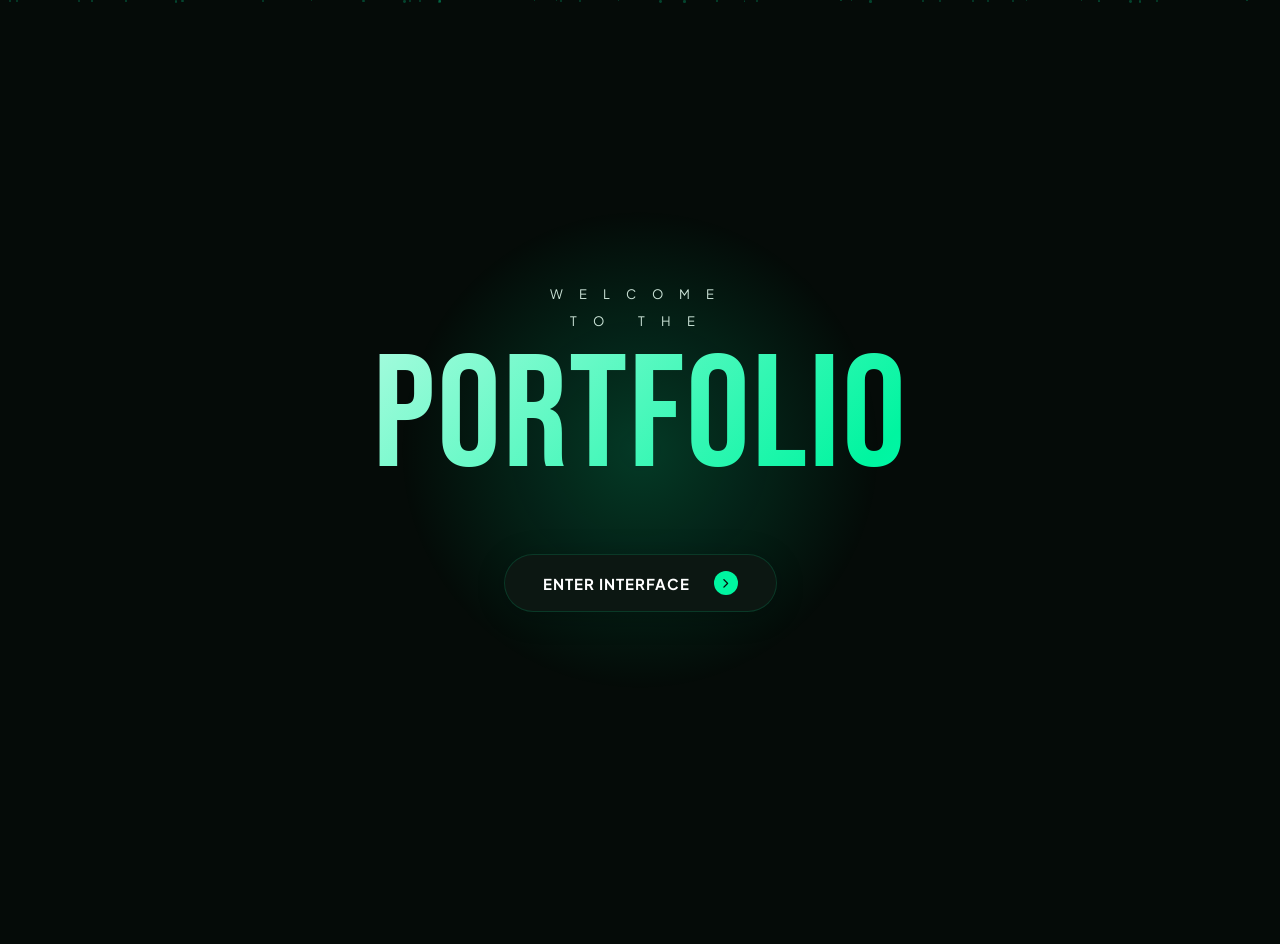
<file: index.html>
<!DOCTYPE html>
<html lang="en" data-theme="dark">
<head>
  <meta charset="UTF-8" />
  <meta name="viewport" content="width=device-width, initial-scale=1.0" />
  <title>Welcome | Ibrahim Anas</title>
  
  <link rel="preconnect" href="https://fonts.googleapis.com" />
  <link rel="preconnect" href="https://fonts.gstatic.com" crossorigin />
  <link href="https://fonts.googleapis.com/css2?family=Bebas+Neue&family=Plus+Jakarta+Sans:wght@300;400;700;800&family=DM+Mono&display=swap" rel="stylesheet" />
  <link rel="stylesheet" href="welcome.css" />
  <link rel="stylesheet" href="https://cdnjs.cloudflare.com/ajax/libs/font-awesome/6.4.0/css/all.min.css">
</head>
<body>

  <div class="loading-overlay" id="loadingOverlay">
    <div class="loader-spinner"></div>
    <span class="loading-text mono">Initializing Interface Systems...</span>
  </div>

  <div class="welcome-glow-field" id="welcomeGlow"></div>
  <div class="ambient-particles" id="particleCanvas"></div>

  <main class="welcome-container" id="welcomeContainer">
    <div class="welcome-centerpiece">
      <h1 class="welcome-title">
        <span class="line-small animate-drop-slow">WELCOME</span>
        <span class="line-small animate-drop-slow">TO THE</span>
        <span class="line-large gradient-mint animate-drop-slow-delayed">PORTFOLIO</span>
      </h1>
      
      <div class="action-frame animate-popup-slow">
        <a href="#" class="enter-btn" id="enterBtn">
          <span class="btn-text">Enter Interface</span>
          <span class="btn-arrow"><i class="fas fa-chevron-right"></i></span>
        </a>
      </div>
    </div>
  </main>

  <script src="welcome.js"></script>
</body>
</html>
</file>
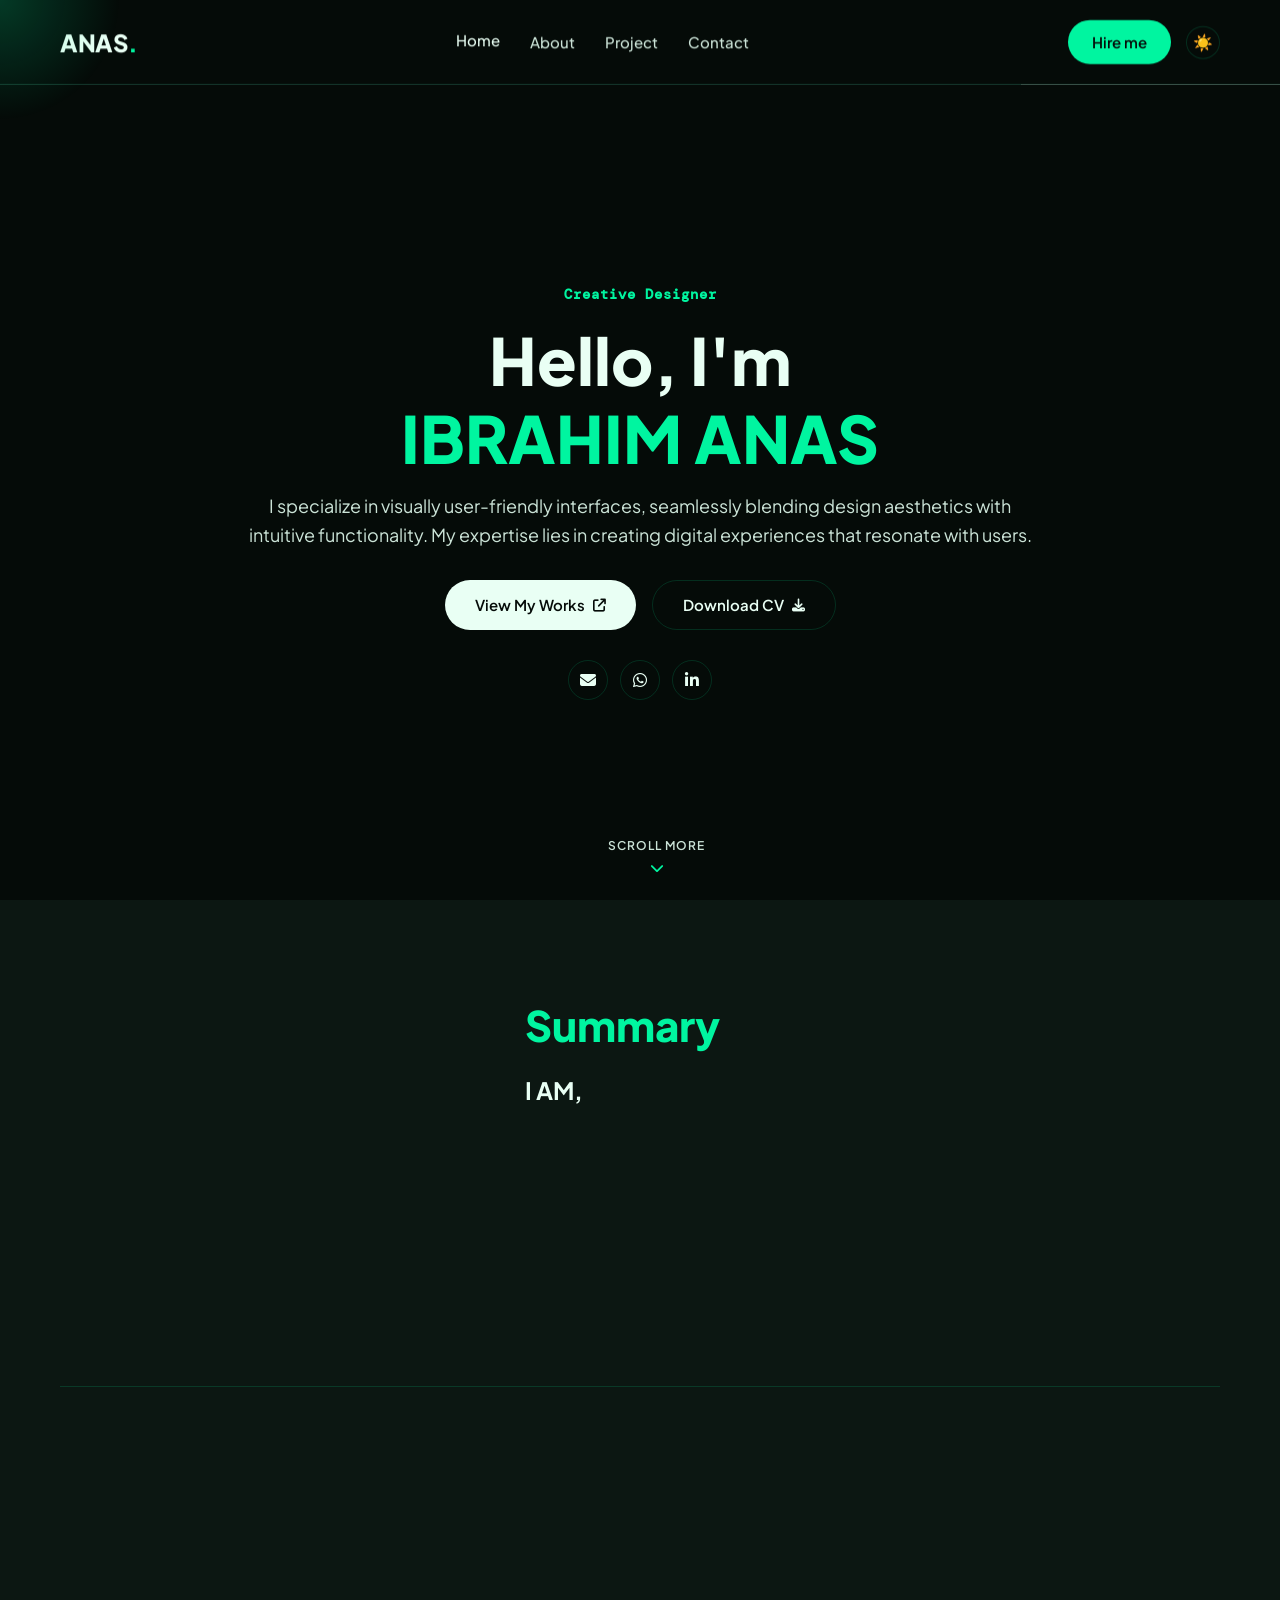
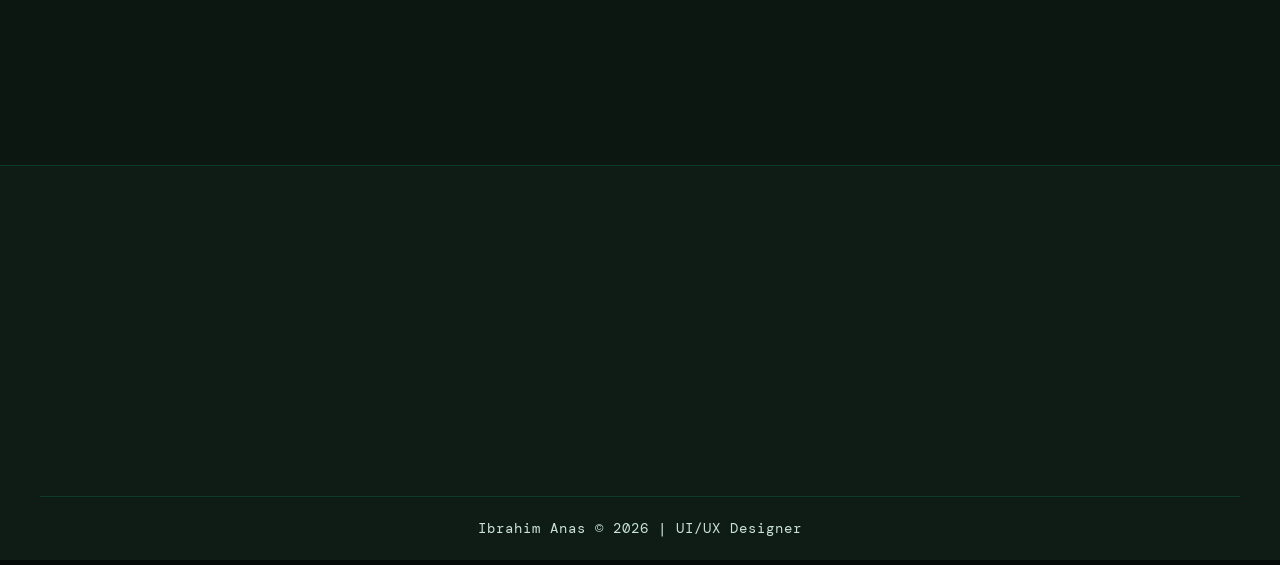
<file: index1.html>
<!DOCTYPE html>
<html lang="en" data-theme="dark">
<head>
  <meta charset="UTF-8" />
  <meta name="viewport" content="width=device-width, initial-scale=1.0" />
  <title>Ibrahim Anas | UI/UX Designer & Web Developer</title>
  
  <link rel="preconnect" href="https://fonts.googleapis.com" />
  <link rel="preconnect" href="https://fonts.gstatic.com" crossorigin />
  <link href="https://fonts.googleapis.com/css2?family=Plus+Jakarta+Sans:wght@400;500;600;700;800&family=DM+Mono&display=swap" rel="stylesheet" />
  <link rel="stylesheet" href="style.css" />
  <link rel="stylesheet" href="https://cdnjs.cloudflare.com/ajax/libs/font-awesome/6.4.0/css/all.min.css">
</head>
<body>

  <div class="neon-glow-field" id="neonGlowField"></div>

  <header class="header-main page-entry-node" data-anim="drop-down" id="navbar">
    <nav class="container nav-inner">
      <div class="logo">ANAS<span class="dot">.</span></div>
      
      <ul class="nav-links" id="navLinks">
        <li><a href="#hero" class="nav-item active">Home</a></li>
        <li><a href="#about" class="nav-item">About</a></li>
        <li><a href="#work" class="nav-item">Project</a></li>
        <li><a href="#contact" class="nav-item">Contact</a></li>
      </ul>

      <div class="nav-right-actions">
        <a href="#contact" class="hire-btn nav-item">Hire me</a>
        <button id="themeToggle" class="theme-btn" aria-label="Toggle Theme">
          <span class="mode-icon">☀️</span>
        </button>
        <button class="hamburger" id="menuToggle" aria-label="Toggle Menu">
          <span></span><span></span><span></span>
        </button>
      </div>
    </nav>
  </header>

  <main class="sections-wrapper">

    <!-- HERO SECTION -->
    <section class="hero" id="hero">
      <div class="container hero-grid-single">
        <div class="hero-content">
          <div class="hero-eyebrow anim-target page-entry-node" data-anim="pop-up">
            <span class="mono">Creative Designer</span>
          </div>
          
          <h1 class="hero-title anim-target page-entry-node" data-anim="slide-left">
            Hello, I'm <br> <span class="accent-name">IBRAHIM ANAS</span>
          </h1>

          <p class="hero-sub anim-target page-entry-node" data-anim="slide-right">
            I specialize in visually user-friendly interfaces, seamlessly blending design aesthetics with intuitive functionality. My expertise lies in creating digital experiences that resonate with users.
          </p>
          
          <div class="hero-actions anim-target page-entry-node" data-anim="pop-up">
            <a href="#work" class="btn btn-primary nav-item loop-float">
              <span>View My Works</span>
              <i class="fas fa-arrow-up-right-from-square"></i>
            </a>
            <a href="RESUME.pdf" class="btn btn-ghost loop-float">
              <span>Download CV</span>
              <i class="fas fa-download"></i>
            </a>
          </div>
          
          <div class="social-row anim-target page-entry-node" data-anim="drop-down">
            <a href="mailto:anas07860313@gmail.com" class="social-icon" aria-label="Gmail"><i class="fas fa-envelope"></i></a>
            <a href="https://wa.me/message/R7E34N7U3DTII1" target="_blank" class="social-icon" aria-label="WhatsApp"><i class="fab fa-whatsapp"></i></a>
            <a href="https://linkedin.com/in/ibrahim-anas" target="_blank" class="social-icon" aria-label="LinkedIn"><i class="fab fa-linkedin-in"></i></a>
          </div>
        </div>
      </div>

      <div class="scroll-indicator-container anim-target" id="scrollIndicator">
        <span class="scroll-lbl-text">Scroll More</span>
        <i class="fas fa-chevron-down scroll-arrow-icon"></i>
      </div>
    </section>

    <!-- ABOUT SECTION -->
    <section class="section section-alt" id="about">
      <div class="container">
        <div class="about-grid">
          <div class="about-visual initial-morph-focus anim-target">
            <div class="avatar-frame">
              <div class="avatar"></div>
            </div>
          </div>
          
          <div class="about-content">
            <div class="about-title-inline">
              <h2 class="hero-title anim-target page-entry-node" style="font-size: 42px; color: var(--primary); margin-bottom: 1px;">Summary</h2>
            </div>
            <h1 style="color: var(--text-main);">I AM,</h1>
            
            <div class="typing-container large-typing-header anim-target">
              <span id="typingTarget" class="typing-text gradient-text"></span>
              <span class="typing-cursor">|</span>
            </div>

            <p class="about-summary-paragraph anim-target">
              I am a passionate UI/UX Designer and Web Developer dedicated to crafting visually appealing and user-friendly digital experiences. With a keen eye for design aesthetics and a strong understanding of user behavior, I specialize in creating interfaces that seamlessly blend form and function. My goal is to deliver innovative solutions that enhance user engagement and satisfaction across various platforms.
            </p>
          </div>
        </div>

        <div class="about-extended-meta">
          <div class="meta-layout-column">
            <div class="info-column anim-target">
              <h3 class="info-col-heading"><i class="fas fa-graduation-cap col-vector"></i><span>Education</span></h3>
              <div class="timeline-block">
                <div class="timeline-item interactive-hover">
                  <span class="timeline-date mono">2023 - 2026</span>
                  <h4>Bachelor of Computer Application (BCA)</h4>
                  <p>Alvas Educational Foundation, Mangalore University</p>
                </div>
              </div>
            </div>

            <div class="info-column anim-target" style="margin-top: 40px;">
              <h3 class="info-col-heading"><i class="fas fa-briefcase col-vector"></i><span>Experience</span></h3>
              <div class="timeline-block">
                <div class="timeline-item interactive-hover">
                  <span class="timeline-date mono">Internship</span>
                  <h4>Web Designer</h4>
                  <p><strong>Zephyr Technology Pvt. Ltd.</strong> — HTML5 & CSS3 layouts.</p>
                </div>
                <div class="timeline-item interactive-hover">
                  <span class="timeline-date mono">Internship</span>
                  <h4>UI/UX Designer</h4>
                  <p><strong>Zephyr Technology Pvt. Ltd.</strong> — UI/UX design & prototyping </p>
                </div>
              </div>
            </div>
          </div>

          <div class="meta-layout-column">
            <div class="info-column side-certifications anim-target">
              <h3 class="info-col-heading"><i class="fas fa-award col-vector"></i><span>Certifications</span></h3>
              <div class="modern-cert-card interactive-hover">
                <div class="cert-item">
                  <div class="cert-badge-icon"><i class="fas fa-certificate"></i></div>
                  <div class="cert-details">
                    <h4>Certified UI-UX Designer</h4>
                    <p class="mono">Zephyr Technology Pvt. Ltd.</p>
                  </div>
                </div>
                <div class="cert-item" style="margin-top: 15px;">
                  <div class="cert-badge-icon"><i class="fas fa-certificate"></i></div>
                  <div class="cert-details">
                    <h4>Certified Full-Stack Web Designer</h4>
                    <p class="mono">Zephyr Technology Pvt. Ltd.</p>
                  </div>
                </div>
              </div>
            </div>

            <div class="info-column anim-target" style="margin-top: 40px;">
              <h3 class="info-col-heading"><i class="fas fa-screwdriver-wrench col-vector"></i><span>Tools & Soft Skills</span></h3>
              <div class="tools-matrix-grid-3x3">
                <div class="matrix-card-node interactive-hover">
                  <div class="matrix-asset-wrapper"><img src="html.png" alt="HTML5" class="matrix-fluid-img"></div>
                  <span class="matrix-label">HTML5</span>
                </div>
                <div class="matrix-card-node interactive-hover">
                  <div class="matrix-asset-wrapper"><img src="css.png" alt="CSS3" class="matrix-fluid-img"></div>
                  <span class="matrix-label">CSS3</span>
                </div>
                <div class="matrix-card-node interactive-hover">
                  <div class="matrix-asset-wrapper"><img src="figma.png" alt="Figma" class="matrix-fluid-img"></div>
                  <span class="matrix-label">Figma</span>
                </div>
                <div class="matrix-card-node interactive-hover">
                  <div class="matrix-asset-wrapper"><img src="illustrator.png" alt="Illustrator" class="matrix-fluid-img"></div>
                  <span class="matrix-label">Illustrator</span>
                </div>
                <div class="matrix-card-node interactive-hover">
                  <div class="matrix-asset-wrapper"><img src="photoshop.png" alt="Photoshop" class="matrix-fluid-img"></div>
                  <span class="matrix-label">Photoshop</span>
                </div>
                <div class="matrix-card-node interactive-hover">
                  <div class="matrix-asset-wrapper"><img src="canva.png" alt="Canva" class="matrix-fluid-img"></div>
                  <span class="matrix-label">Canva</span>
                </div>
              </div>
            </div>
          </div>
        </div>
      </div>
    </section>

    <!-- WORKS SECTION (CLEAN INTRODUCTORY PORTAL) -->
    <section class="section" id="work">
      <div class="container">
        <div class="works-intro-wrapper center anim-target" style="max-width: 700px; margin: 0 auto;">
          <div class="works-visual-icon" style="font-size: 50px; color: var(--primary); margin-bottom: 20px;">
            <i class="fas fa-cubes"></i>
          </div>
          <h2 class="section-title" style="font-size: 44px; margin-bottom: 15px;">Project Showcase</h2>
          <p class="section-subtitle" style="font-size: 16px; margin-bottom: 35px; line-height: 1.7;">
            Check out some of my recent projects and see how I bring ideas to life through designs.
          </p>
          
          <div class="view-more-container">
            <a href="project.html" class="btn btn-primary loop-float" style="padding: 16px 40px; border-radius: 30px; font-size: 16px;">
              <span>View Work</span>
              <i class="fas fa-rocket" style="margin-left: 10px;"></i>
            </a>
          </div>
        </div>
      </div>
    </section>

    <!-- CONTACT SECTION -->
    <section class="section section-alt" id="contact">
      <div class="container">
        <div class="contact-top-heading anim-target">
          <h2 class="hero-title" style="color: var(--primary); font-size: 46px; margin-bottom: 40px; text-align: left;">
            <i class="far fa-comments" style="margin-right: 15px;"></i>Let's Talk
          </h2>
        </div>

        <div class="container contact-grid">
          <div class="contact-left anim-target">
            <h2 class="contact-title">Let's Build Something Amazing!</h2>
            <p class="contact-desc" style="color: var(--text-muted); margin-top: 15px; font-size: 12px; margin-bottom: 30px;">
              I am always open to discussing new projects, creative ideas, or opportunities to be part of your visions. Whether you have a specific project in mind or just want to say hello, feel free to reach out. Let's connect and explore how we can create something amazing together!
            </p>
            
            <div class="contact-sidebar-info">
              <div class="sidebar-info-item">
                <i class="fas fa-envelope"></i>
                <div>
                  <span>Email</span>
                  <p>anas07860313@gmail.com</p>
                </div>
              </div>
              <div class="sidebar-info-item">
                <i class="fas fa-map-marker-alt"></i>
                <div>
                  <span>Location</span>
                  <p>Manjeshwar, Kerala, India</p>
                </div>
              </div>
            </div>
          </div>
          <div class="contact-right anim-target">
            <form class="contact-form inputs-professional-style" id="portfolioContactForm" action="https://formspree.io/f/xrewzadz" method="POST">
              <div class="input-group">
                <label for="formName">Full Name</label>
                <input type="text" id="formName" name="name" placeholder="" required />
              </div>
              <div class="input-group">
                <label for="formEmail">Gmail</label>
                <input type="email" id="formEmail" name="email" placeholder="" required />
              </div>
              <div class="input-group">
                <label for="formMessage">Message</label>
                <textarea id="formMessage" name="message" rows="5" placeholder="" required></textarea>
              </div>
              <div class="form-btn-row">
                <button type="submit" class="btn btn-submit-pro" id="formSubmitBtn"><span class="btn-text">Send Message</span><i class="fas fa-paper-plane" style="margin-left: 10px;"></i></button>
              </div>
              <div id="formStatusMessage"></div>
            </form>
          </div>
        </div>
      </div>
    </section>

  </main>

  <!-- FOOTER -->
  <footer class="footer">
    <div class="container footer-grid-layout">
      <div class="footer-brand-column anim-target">
        <div class="logo">ANAS<span class="dot">.</span></div>
        <p class="footer-brand-desc">
        let's connect and explore the possibilities of creating
        <br> something extraordinary together. Reach out to me via
        <br> email, social media, or the contact form above.
        <br> I look forward to collaborating with you!
        </p>
        
        <div class="footer-social-row multi-line-icons">
          <a href="https://wa.me/message/R7E34N7U3DTII1" target="_blank" class="social-icon" aria-label="WhatsApp"><i class="fab fa-whatsapp"></i></a>
          <a href="https://linkedin.com/in/ibrahim-anas" target="_blank" class="social-icon" aria-label="LinkedIn"><i class="fab fa-linkedin-in"></i></a>
          <a href="https://instagram.com/mr.4naaz" target="_blank" class="social-icon" aria-label="Instagram"><i class="fab fa-instagram"></i></a>
          <a href="https://www.behance.net/anasthalakki1" target="_blank" class="social-icon" aria-label="Behance"><i class="fab fa-behance"></i></a>
          <a href="https://dribbble.com/anas-thalakki" target="_blank" class="social-icon" aria-label="Dribbble"><i class="fab fa-dribbble"></i></a>
          <a href="https://github.com/Ibra-anax" target="_blank" class="social-icon" aria-label="GitHub"><i class="fab fa-github"></i></a>
        </div>
      </div>
      
      <div class="footer-links-column anim-target">
        <h4 class="footer-col-title mono">Navigation</h4>
        <ul class="footer-links-list">
          <li><a href="#hero" class="nav-item">Home Index</a></li>
          <li><a href="#about" class="nav-item">About Summary</a></li>
          <li><a href="#work" class="nav-item">Case Studies</a></li>
        </ul>
      </div>

      <div class="footer-links-column anim-target">
        <h4 class="footer-col-title mono">System Endpoints</h4>
        <ul class="footer-links-list">
          <li><a href="mailto:anas07860313@gmail.com">Secure Email Channel</a></li>
          <li><a href="#contact" class="nav-item">Initiate Contact Intake</a></li>
        </ul>
      </div>
    </div>
    
    <div class="container footer-base-row">
      <p class="mono">Ibrahim Anas &copy; 2026 | UI/UX Designer</p>
    </div>
  </footer>

  <!-- Floating Scroll Up Button Trigger Node -->
  <button class="scroll-top-btn" id="scrollTopBtn" aria-label="Scroll to top">
    <i class="fas fa-chevron-up"></i>
  </button>

  <script src="script.js"></script>
</body>
</html>
</file>
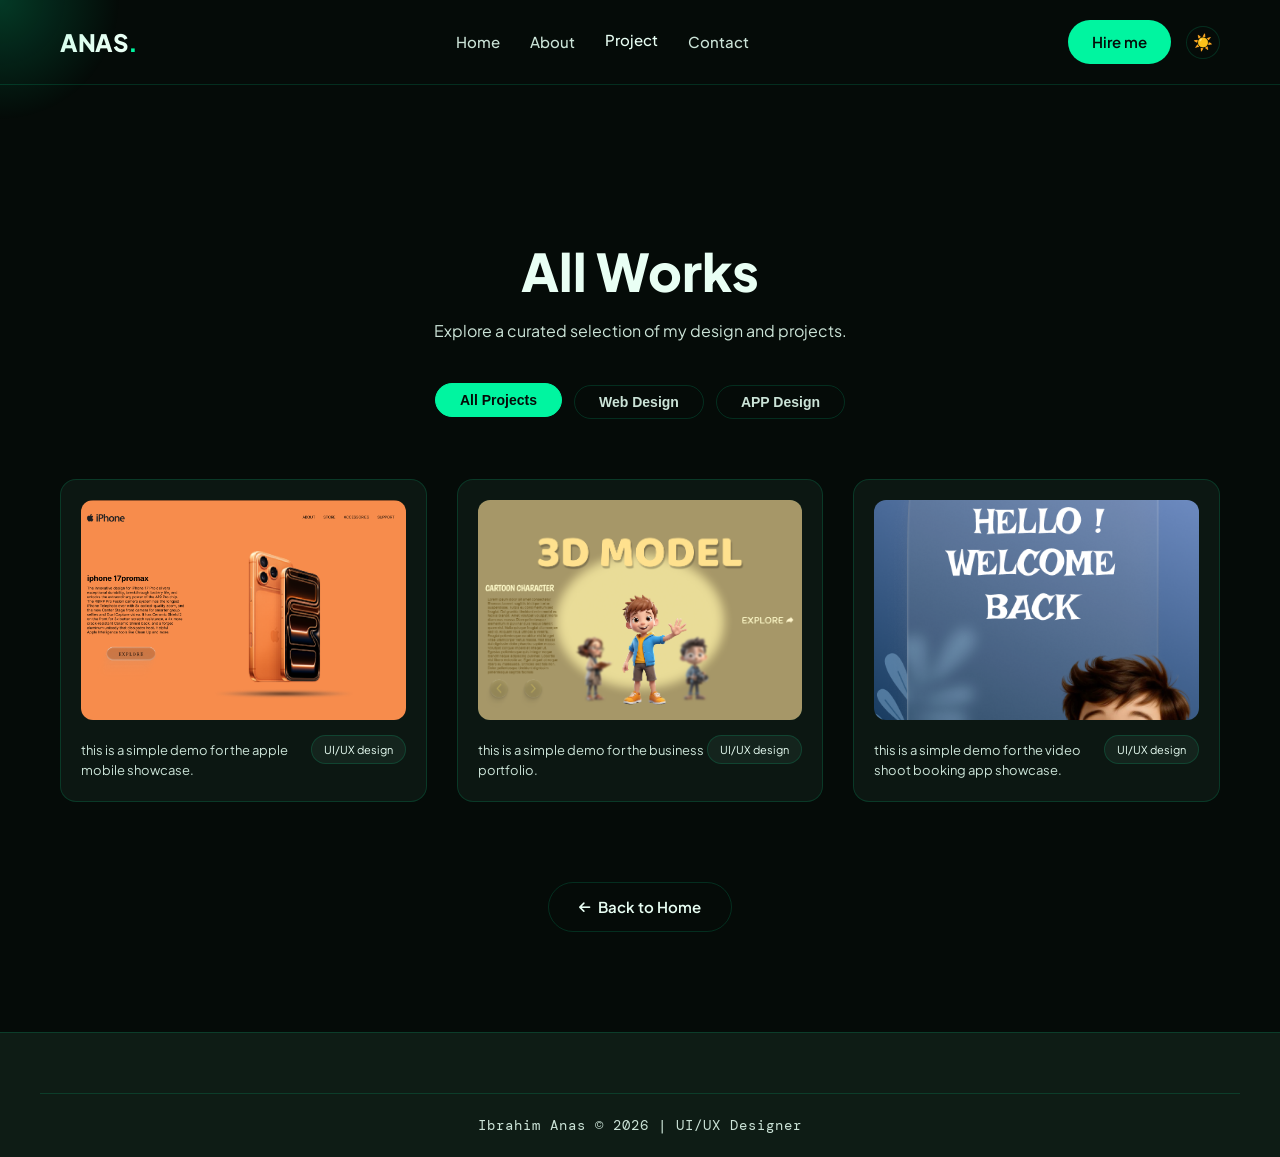
<file: project.html>
<!DOCTYPE html>
<html lang="en" data-theme="dark">
<head>
  <meta charset="UTF-8" />
  <meta name="viewport" content="width=device-width, initial-scale=1.0" />
  <title>My All Work | Ibrahim Anas</title>
  
  <link rel="preconnect" href="https://fonts.googleapis.com" />
  <link rel="preconnect" href="https://fonts.gstatic.com" crossorigin />
  <link href="https://fonts.googleapis.com/css2?family=Plus+Jakarta+Sans:wght@400;500;600;700;800&family=DM+Mono&display=swap" rel="stylesheet" />
  <link rel="stylesheet" href="style.css" />
  <link rel="stylesheet" href="https://cdnjs.cloudflare.com/ajax/libs/font-awesome/6.4.0/css/all.min.css">
</head>
<body>

  <div class="neon-glow-field" id="neonGlowField"></div>

  <header class="header-main trigger-entry" id="navbar">
    <nav class="container nav-inner">
      <div class="logo"><a href="index.html" style="color: inherit; text-decoration: none;">ANAS<span class="dot">.</span></a></div>
      <ul class="nav-links">
        <li><a href="index.html#hero">Home</a></li>
        <li><a href="index.html#about">About</a></li>
        <li><a href="index.html#work" class="active">Project</a></li>
        <li><a href="index.html#contact">Contact</a></li>
      </ul>
      <div class="nav-right-actions">
        <a href="index.html#contact" class="hire-btn">Hire me</a>
        <button id="themeToggle" class="theme-btn" aria-label="Toggle Theme">
          <span class="mode-icon">☀️</span>
        </button>
      </div>
    </nav>
  </header>

  <main class="sections-wrapper" style="padding-top: 140px;">
    <section class="section">
      <div class="container">
        
        <div class="section-header center">
          <h1 class="hero-title" style="font-size: 52px; margin-bottom: 15px; margin-top: 0px; padding: 0;">All Works</h1>
          <p class="section-subtitle" style="max-width: 650px; margin: 0 auto 40px; line-height: 1.7;">
            Explore a curated selection of my design and projects.
          </p>
        </div>

        <div class="filter-menu-wrapper center">
          <button class="filter-btn active" data-filter="all">All Projects</button>
          <button class="filter-btn" data-filter="web">Web Design</button>
          <button class="filter-btn" data-filter="app">APP Design</button>
        </div>

        <div class="works-marquee-container" style="margin-top: 40px;">
          <div class="all-works-grid-layout" id="portfolioFilterGrid">
            
            <a href="https://www.figma.com/proto/KLfVtEPPIJvNoI9o5UgbU3/Untitled?node-id=2-2&p=f&viewport=-78%2C116%2C0.33&t=NadvnH4oyhNAJBPH-1&scaling=scale-down&content-scaling=fixed&page-id=0%3A1" target="_blank" style="text-decoration: none; color: inherit;">
              <article class="project-card interactive-hover mix-target" data-category="web">
                <div class="project-banner bg-gradient-1">
                  <img src="01.png" alt="E-Commerce Interface Concept" style="width: 100%; height: 100%; object-fit: cover;" />
                  <div class="mock-ui-layer"></div>
                </div>
                <div class="project-meta">
                  <div class="project-details">
                    <h3></h3>
                    <p>this is a simple demo for the apple mobile showcase. </p>
                  </div>
                  <span class="project-tag-badge">UI/UX design</span>
                </div>
              </article>
            </a>

            <a href="https://www.figma.com/proto/mUqi6ixIy8TJGlqQU9lvTb?node-id=0-1" target="_blank" style="text-decoration: none; color: inherit;">
              <article class="project-card interactive-hover mix-target" data-category="web">
                <div class="project-banner bg-gradient-2">
                  <img src="02.png" alt="Corporate Business Portfolio" style="width: 100%; height: 100%; object-fit: cover;" />
                </div>
                <div class="project-meta">
                  <div class="project-details">
                    <h3></h3>
                    <p>this is a simple demo for the business portfolio.</p>
                  </div>
                  <span class="project-tag-badge">UI/UX design</span>
                </div>
              </article>
            </a>

            <a href="https://www.figma.com/proto/fad90QYt07AOMY4Oe6VYmd/Untitled?node-id=185-369&p=f&viewport=252%2C-141%2C0.15&t=c0DIc9EL7F2lEEze-1&scaling=scale-down&content-scaling=fixed&starting-point-node-id=185%3A365&page-id=185%3A364" target="_blank" style="text-decoration: none; color: inherit;">
              <article class="project-card interactive-hover mix-target" data-category="app">
                <div class="project-banner bg-gradient-3">
                  <img src="03.png" alt="Visual Identity Showcase" style="width: 100%; height: 100%; object-fit: cover;" />
                </div>
                <div class="project-meta">
                  <div class="project-details">
                    <h3></h3>
                    <p>this is a simple demo for the video shoot booking app showcase.</p>
                  </div>
                  <span class="project-tag-badge">UI/UX design</span>
                </div>
              </article>
            </a>

            <!-- <a href="" target="_blank" style="text-decoration: none; color: inherit;">
              <article class="project-card interactive-hover mix-target" data-category="ui-ux">
                <div class="project-banner bg-gradient-1">
                  <img src="04.png" alt="Food Delivery Interface" style="width: 100%; height: 100%; object-fit: cover;" />
                  <div class="mock-ui-layer"><i class="fas fa-pizza-slice"></i></div>
                </div>
                <div class="project-meta">
                  <div class="project-details">
                    <h3>Food Delivery Interface</h3>
                    <p>An optimized hyper-local mobile app prototype focused on seamless user flows, real-time tracking interfaces, and clean menus.</p>
                  </div>
                  <span class="project-tag-badge">UI/UX Mobile App</span>
                </div>
              </article>
            </a>

            <article class="project-card interactive-hover mix-target" data-category="web">
              <div class="project-banner bg-gradient-2">
                <div class="mock-ui-layer"><i class="fas fa-heartbeat"></i></div>
              </div>
              <div class="project-meta">
                <div class="project-details">
                  <h3>Medicare Web Platform</h3>
                  <p>A health management software dashboard featuring real-time telemetry panels.</p>
                </div>
                <span class="project-tag-badge">Web Design</span>
              </div>
            </article>

            <article class="project-card interactive-hover mix-target" data-category="branding">
              <div class="project-banner bg-gradient-3">
                <div class="mock-ui-layer"><i class="fas fa-video"></i></div>
              </div>
              <div class="project-meta">
                <div class="project-details">
                  <h3>Save The Date Video Branding</h3>
                  <p>Custom production posters, typography layout framing, and typography design sheets.</p>
                </div>
                <span class="project-tag-badge">Branding / Identity</span>
              </div>
            </article> -->

          </div>
        </div>

        <div class="center" style="margin-top: 60px;">
          <a href="index.html#work" class="btn btn-ghost"><i class="fas fa-arrow-left" style="margin-right: 8px; margin-left: 0;"></i> Back to Home</a>
        </div>

      </div>
    </section>
  </main>

  <footer class="footer">
    <div class="container footer-base-row">
      <p class="mono">Ibrahim Anas &copy; 2026 | UI/UX Designer</p>
    </div>
  </footer>

  <script src="script.js"></script>
</body>
</html>
</file>
<file: welcome.css>
/* ==========================================================================
   WELCOME PAGE — CYBER EMERALD / MINT THEME (AT CREATION ENGINE)
   ========================================================================== */

/* --- Dark Theme Variable Base Rules --- */
[data-theme="dark"] {
  --bg: #050B08;
  --surface: #0C1712;
  --surface-cards: #14241D;
  --footer-bg: #0e1c15; 
  --text-main: #FFFFFF;
  --text-muted: #CBE3D7;
  --primary: #00F5A0;
  --primary-hover: #00FFD8;
  --border-line: rgba(0, 245, 160, 0.15);
  --neon-color: rgba(0, 245, 160, 0.2);
  --input-bg: #0f1f17;
}

/* --- High-Contrast Balanced Light Theme Variable Map --- */
[data-theme="light"] {
  --bg: #e7fff3;
  --surface: #cdf0de;
  --surface-cards: #DCEDE5;
  --footer-bg: #e6f2ec; 
  --text-main: #062316;
  --text-muted: #1B4D36;
  --primary: #00A86B;
  --primary-hover: #008056;
  --border-line: rgba(0, 168, 107, 0.12);
  --neon-color: rgba(0, 168, 107, 0.06);
  --input-bg: #EFF7F4;
}

* {
  box-sizing: border-box;
  margin: 0;
  padding: 0;
}

body {
  font-family: 'Plus Jakarta Sans', sans-serif;
  background-color: var(--bg);
  color: var(--text-main);
  min-height: 100vh;
  display: flex;
  align-items: center;
  justify-content: center;
  overflow: hidden;
  position: relative;
  transition: background-color 0.4s ease, color 0.4s ease;
}

/* --- Premium Loading Overlay Design --- */
.loading-overlay {
  position: fixed;
  top: 0;
  left: 0;
  width: 100vw;
  height: 100vh;
  background-color: var(--bg);
  z-index: 99999;
  display: flex;
  flex-direction: column;
  align-items: center;
  justify-content: center;
  gap: 20px;
  opacity: 0;
  pointer-events: none;
  transition: opacity 0.5s cubic-bezier(0.25, 1, 0.5, 1);
}

.loading-overlay.active-loading {
  opacity: 1;
  pointer-events: auto;
}

.loader-spinner {
  width: 45px;
  height: 45px;
  border: 2px solid var(--border-line);
  border-top-color: var(--primary);
  border-radius: 50%;
  animation: spinLoader 0.7s cubic-bezier(0.4, 0, 0.2, 1) infinite;
}

.loading-text {
  font-size: 10px;
  color: var(--text-muted);
}

@keyframes spinLoader {
  to { transform: rotate(360deg); }
}

/* --- Container Fade-Out Exit Modifier --- */
.welcome-container {
  width: 100%;
  padding: 40px;
  text-align: center;
  z-index: 3;
  transition: transform 0.6s cubic-bezier(0.25, 1, 0.5, 1), opacity 0.6s cubic-bezier(0.25, 1, 0.5, 1);
}

.welcome-container.exit-stage {
  opacity: 0;
  transform: scale(0.95);
}

/* --- Interactive Radial Mouse Glow & Particles --- */
.welcome-glow-field {
  position: fixed;
  top: 0;
  left: 0;
  width: 100vw;
  height: 100vh;
  pointer-events: none;
  z-index: 1;
  background: radial-gradient(circle 300px at var(--mouse-x, 50%) var(--mouse-y, 50%), var(--neon-color), transparent 80%);
}

.ambient-particles {
  position: absolute;
  top: 0;
  left: 0;
  width: 100%;
  height: 100%;
  pointer-events: none;
  z-index: 2;
}

.particle {
  position: absolute;
  background: var(--primary);
  border-radius: 50%;
  pointer-events: none;
  opacity: 0.25;
  animation: floatUp 7s linear infinite;
}

@keyframes floatUp {
  0% { transform: translateY(105vh) scale(0); opacity: 0; }
  50% { opacity: 0.35; }
  100% { transform: translateY(-5vh) scale(1); opacity: 0; }
}

/* --- Typography Framework --- */
.welcome-title {
  line-height: 0.95;
  margin-bottom: 60px;
  user-select: none;
  display: flex;
  flex-direction: column;
  align-items: center;
}

.line-small {
  font-family: 'Plus Jakarta Sans', sans-serif;
  font-size: clamp(10px, 1.1vw, 13px);
  font-weight: 400;
  letter-spacing: 16px;
  color: var(--text-muted);
  margin-bottom: 15px;
  text-transform: uppercase;
}

.line-large {
  font-family: 'Bebas Neue', sans-serif;
  font-size: clamp(65px, 14vw, 160px);
  font-weight: 400;
  letter-spacing: 2px;
  text-transform: uppercase;
  width: 100%;
}

.gradient-mint {
  background: linear-gradient(135deg, var(--text-main) 0%, var(--primary) 70%, var(--primary-hover) 100%);
  -webkit-background-clip: text;
  -webkit-text-fill-color: transparent;
}

.mono {
  font-family: 'DM Mono', monospace;
  letter-spacing: 3px;
  text-transform: uppercase;
}

/* --- Snappy Entrance Pipelines --- */
.animate-drop-slow {
  opacity: 0;
  transform: translateY(-40px);
  animation: megaDropDownIn 1.2s cubic-bezier(0.16, 1, 0.3, 1) 0.1s forwards;
}

.animate-drop-slow-delayed {
  opacity: 0;
  transform: translateY(-50px);
  animation: megaDropDownIn 1.4s cubic-bezier(0.16, 1, 0.3, 1) 0.2s forwards;
}

@keyframes megaDropDownIn {
  to { opacity: 1; transform: translateY(0); }
}

.animate-popup-slow {
  opacity: 0;
  transform: scale(0.85);
  animation: megaElasticPopup 1s cubic-bezier(0.25, 1.4, 0.4, 1) 0.5s forwards;
}

@keyframes megaElasticPopup {
  to { opacity: 1; transform: scale(1); }
}

/* --- Interactive Geometric Theme Button --- */
.action-frame {
  display: flex;
  justify-content: center;
}

.enter-btn {
  display: inline-flex;
  align-items: center;
  gap: 24px;
  text-decoration: none;
  color: var(--text-main);
  background: var(--surface);
  border: 1px solid var(--border-line);
  padding: 16px 38px;
  border-radius: 50px; /* Structured crisp tech alignment */
  font-weight: 700;
  font-size: 15px;
  letter-spacing: 1px;
  backdrop-filter: blur(12px);
  box-shadow: 0 4px 30px rgba(0, 0, 0, 0.2);
  transition: all 0.4s cubic-bezier(0.25, 1, 0.5, 1);
  position: relative;
  overflow: hidden;
  text-transform: uppercase;
}

.enter-btn::before {
  content: '';
  position: absolute;
  top: 0; left: -100%; width: 100%; height: 100%;
  background: linear-gradient(90deg, transparent, rgba(0, 245, 160, 0.1), transparent);
  transition: all 0.6s ease;
}

.btn-arrow {
  display: flex;
  align-items: center;
  justify-content: center;
  width: 24px;
  height: 24px;
  background: var(--primary);
  color: var(--bg);
  border-radius: 15px;
  font-size: 10px;
  transition: transform 0.4s cubic-bezier(0.175, 0.885, 0.32, 1.275);
}

.enter-btn:hover {
  border-color: var(--primary);
  box-shadow: 0 0 30px var(--neon-color);
  transform: translateY(-2px);
  background: var(--surface-cards);
}

.enter-btn:hover::before { left: 100%; }

.enter-btn:hover .btn-arrow {
  transform: translateX(4px);
  background: var(--primary-hover);
}
</file>
<file: style.css>
/* ==========================================================================
   ANAS PORTFOLIO — REFINED COLOR COHESION & VIEWPORT ALIGNED RULES
   ========================================================================== */

* { 
  box-sizing: border-box; 
  margin: 0; 
  padding: 0; 
}

html { 
  scroll-behavior: smooth; 
}

/* --- Dark Theme Variable Base Rules --- */
[data-theme="dark"] {
  --bg: #050B08;
  --surface: #0C1712;
  --surface-cards: #14241D;
  --footer-bg: #0e1c15; 
  --text-main: #e9fff4;
  --text-muted: #CBE3D7;
  --primary: #00F5A0;
  --primary-hover: #00FFD8;
  --border-line: rgba(0, 245, 160, 0.15);
  --neon-color: rgba(0, 245, 160, 0.2);
  --input-bg: #0f1f17;
}

/* --- Light Theme Variable Map --- */
[data-theme="light"] {
  --bg: #e7fff3;
  --surface: #cdf0de;
  --surface-cards: #DCEDE5;
  --footer-bg: #e6f2ec; 
  --text-main: #062316;
  --text-muted: #1B4D36;
  --primary: #00A86B;
  --primary-hover: #008056;
  --border-line: rgba(0, 168, 107, 0.12);
  --neon-color: rgba(0, 168, 107, 0.06);
  --input-bg: #EFF7F4;
}

body {
  font-family: 'Plus Jakarta Sans', sans-serif;
  background-color: var(--bg);
  color: var(--text-main);
  line-height: 1.6;
  overflow-x: hidden;
  transition: background-color 0.4s ease, color 0.4s ease;
}

.neon-glow-field {
  position: fixed; top: 0; left: 0; width: 100vw; height: 100vh;
  pointer-events: none; z-index: 99999;
  background: radial-gradient(circle 150px at var(--mouse-x, 0px) var(--mouse-y, 0px), var(--neon-color), transparent 80%);
  animation: auraPulse 6s ease-in-out infinite alternate;
}

@keyframes auraPulse {
  0% { filter: brightness(1); }
  100% { filter: brightness(1.2); }
}

.mono { 
  font-family: 'DM Mono', monospace; 
  font-size: 14px; 
  letter-spacing: 1px; 
}

.container { 
  max-width: 1200px; 
  margin: 0 auto; 
  padding: 0 20px; 
}

.section {
  padding: 100px 0;
}

.section-alt { 
  background-color: var(--surface); 
}

.center { 
  text-align: center; 
}

.sections-wrapper {
  position: relative;
  width: 100%;
}

.anim-target {
  opacity: 0;
  transform: scale(0.95) translateY(25px);
  transition: opacity 0.5s cubic-bezier(0.25, 1, 0.5, 1), transform 0.5s cubic-bezier(0.25, 1, 0.5, 1);
}

.anim-target.active-reveal {
  opacity: 1;
  transform: scale(1) translateY(0);
}

.loop-float {
  animation: breathingFloat 4s ease-in-out infinite alternate;
}

@keyframes breathingFloat {
  0% { transform: translateY(0); }
  100% { transform: translateY(-6px); }
}

.interactive-hover {
  border: 1px solid transparent;
  transition: transform 0.4s cubic-bezier(0.25, 1, 0.5, 1), 
              box-shadow 0.4s cubic-bezier(0.25, 1, 0.5, 1), 
              border-color 0.4s cubic-bezier(0.25, 1, 0.5, 1),
              background-color 0.4s cubic-bezier(0.25, 1, 0.5, 1);
}

.interactive-hover:hover {
  transform: scale(1.03) translateY(-4px);
  box-shadow: 0 16px 35px var(--neon-color);
  border-color: var(--primary);
  background-color: var(--surface-cards);
}

/* --- Navigation & Working Mobile Drawer Classes --- */
.header-main { 
  position: fixed; 
  top: 0; 
  left: 0; 
  right: 0; 
  z-index: 1000; 
  padding: 20px 0; 
  background-color: var(--bg);
  border-bottom: 1px solid var(--border-line);
  transition: padding 0.3s ease, background-color 0.4s ease;
}

.nav-inner { 
  display: flex; 
  align-items: center; 
  justify-content: space-between; 
}

.logo { 
  font-size: 24px; 
  font-weight: 800; 
  letter-spacing: -0.5px;
}

.logo .dot { color: var(--primary); }
.nav-links { display: flex; align-items: center; list-style: none; }
.nav-links li { margin: 0 15px; }

.nav-links a { 
  text-decoration: none; 
  color: var(--text-muted); 
  font-weight: 500; 
  font-size: 15px; 
  transition: color 0.2s ease, transform 0.2s ease;
  display: inline-block;
}

.nav-links a:hover, .nav-links a.active { 
  color: var(--text-main); 
  transform: translateY(-2px);
}

.nav-right-actions { display: flex; align-items: center; }

.hire-btn { 
  background-color: var(--primary); 
  color: #050B08; 
  text-decoration: none; 
  padding: 10px 24px; 
  border-radius: 25px; 
  font-weight: 600; 
  font-size: 15px; 
  transition: background-color 0.2s ease, transform 0.2s ease;
}

.hire-btn:hover { 
  background-color: var(--primary-hover); 
  transform: scale(1.05);
}

.theme-btn { 
  background: none; 
  border: 1px solid var(--border-line); 
  padding: 6px; 
  border-radius: 50%; 
  color: inherit; 
  font-size: 16px; 
  cursor: pointer; 
  display: flex; 
  align-items: center; 
  justify-content: center; 
  margin-left: 15px;
  transition: transform 0.3s cubic-bezier(0.175, 0.885, 0.32, 1.275);
}

.theme-btn:hover { transform: rotate(45deg) scale(1.1); }

.hamburger { 
  display: none; 
  flex-direction: column; 
  background: none; 
  border: none; 
  cursor: pointer; 
  margin-left: 15px;
  z-index: 1001;
}

.hamburger span { 
  width: 22px; 
  height: 2px; 
  background-color: var(--text-main); 
  margin: 2px 0; 
  transition: transform 0.3s ease, opacity 0.3s ease;
}

/* Hamburger active transformation vectors */
.hamburger.mobile-nav-active span:nth-child(1) { transform: translateY(6px) rotate(45deg); }
.hamburger.mobile-nav-active span:nth-child(2) { opacity: 0; }
.hamburger.mobile-nav-active span:nth-child(3) { transform: translateY(-6px) rotate(-45deg); }

/* --- Hero Layout Configurations --- */
.hero { 
  min-height: 100vh; 
  display: flex; 
  align-items: center; 
  position: relative;
  padding-top: 80px; 
}

.hero-grid-single { width: 100%; }

.hero-grid-single .hero-content {
  width: 100%;
  max-width: 800px;
  margin: 0 auto;
  text-align: center;
}

.hero-eyebrow { 
  color: var(--primary); 
  font-weight: 700; 
  margin-bottom: 15px; 
}

.hero-title { 
  font-size: 65px; 
  font-weight: 800; 
  line-height: 1.2; 
  margin-bottom: 15px; 
}

.accent-name { color: var(--primary); }

.hero-sub { 
  color: var(--text-muted); 
  font-size: 18px; 
  margin-bottom: 30px; 
}

.hero-actions { display: flex; justify-content: center; margin-bottom: 30px; }

.btn { 
  padding: 12px 30px; 
  border-radius: 25px; 
  font-weight: 600; 
  text-decoration: none; 
  display: inline-flex; 
  align-items: center; 
  cursor: pointer; 
  border: none; 
  font-size: 15px; 
  margin: 0 8px;
}

.btn i { margin-left: 8px; font-size: 13px; transition: transform 0.2s ease; }
.btn:hover i { transform: translateX(3px) translateY(-1px); }
.btn-primary { background-color: var(--text-main); color: var(--bg); }
.btn-ghost { border: 1px solid var(--border-line); color: inherit; background: transparent; }
.social-row { display: flex; justify-content: center; }

.social-icon { 
  width: 40px; height: 40px; border-radius: 50%; border: 1px solid var(--border-line); 
  display: flex; align-items: center; justify-content: center; text-decoration: none; color: inherit; margin: 0 6px;
  transition: background-color 0.3s cubic-bezier(0.25, 1, 0.5, 1), transform 0.3s cubic-bezier(0.175, 0.885, 0.32, 1.275);
}

.social-icon:hover { background-color: var(--primary); color: #050B08; transform: scale(1.15) translateY(-2px); }

/* --- Scroll Track Indicator --- */
.scroll-indicator-container {
  position: absolute; bottom: 25px; left: 47.5%; transform: translateX(-50%);
  display: flex; flex-direction: column; align-items: center; justify-content: center;
  pointer-events: none; z-index: 10; transition: opacity 0.3s ease;
}

.scroll-lbl-text { color: var(--text-muted); font-size: 12px; font-weight: 600; letter-spacing: 1px; text-transform: uppercase; margin-bottom: 6px; }
.scroll-arrow-icon { color: var(--primary); font-size: 14px; animation: scrollArrowJump 1.8s infinite; }

@keyframes scrollArrowJump {
  0%, 100% { transform: translateY(0); opacity: 0.6; }
  50% { transform: translateY(6px); opacity: 1; }
}

/* --- About Framing Elements --- */
.about-visual.initial-morph-focus .avatar-frame {
  animation: smoothShapeMorph 8s ease-in-out infinite alternate, avatarFloatWave 5s ease-in-out infinite alternate;
}

@keyframes smoothShapeMorph {
  0% { border-radius: 42% 58% 70% 30% / 45% 45% 55% 55%; border-color: var(--primary); }
  50% { border-radius: 70% 30% 52% 48% / 60% 40% 60% 40%; }
  100% { border-radius: 35% 65% 65% 35% / 35% 35% 65% 65%; border-color: var(--primary-hover); }
}

@keyframes avatarFloatWave {
  0% { transform: translateY(0) scale(1) rotate(0deg); }
  100% { transform: translateY(-10px) scale(1.02) rotate(1deg); box-shadow: 0 20px 40px var(--neon-color); }
}

.avatar-frame { width: 280px; height: 280px; background-color: var(--surface-cards); display: flex; align-items: center; justify-content: center; border: 4px solid var(--primary); }
.avatar { width: 90%; height: 90%; border-radius: inherit; background-image: url('anas.png'); background-size: cover; }
.about-grid { display: flex; align-items: flex-start; justify-content: space-between; gap: 60px; }
.about-visual { width: 35%; display: flex; justify-content: center; }
.about-content { width: 60%; display: flex; flex-direction: column; align-items: flex-start; text-align: left; }
.about-title-inline { width: 100%; margin-bottom: 20px; }
.large-typing-header { font-size: 52px; font-weight: 800; margin-bottom: 15px; min-height: 80px; display: flex; justify-content: flex-start; align-items: center; }
.gradient-text { color: var(--primary); }
.typing-cursor { color: var(--primary); }
.about-summary-paragraph { font-size: 16px; color: var(--text-muted); text-align: justify; }
.about-extended-meta { display: flex; justify-content: space-between; margin-top: 50px; border-top: 1px solid var(--border-line); padding-top: 40px; }
.meta-layout-column { width: 48%; display: flex; flex-direction: column; }
.info-column { width: 100%; }
.info-col-heading { font-size: 18px; font-weight: 700; margin-bottom: 20px; display: flex; align-items: center; }
.info-col-heading i { margin-right: 10px; color: var(--primary); }
.timeline-block { border-left: 2px solid var(--border-line); padding-left: 15px; }
.timeline-item { margin-bottom: 20px; padding: 12px; border-radius: 12px; background-color: transparent; border: 1px solid transparent; }
.timeline-item:hover { background-color: var(--surface-cards); border-color: var(--border-line); }
.timeline-date { font-size: 12px; color: var(--primary); font-weight: 700; display: block; }
.timeline-item h4 { font-size: 15px; font-weight: 600; margin-bottom: 5px; }
.timeline-item p { font-size: 14px; color: var(--text-muted); }

/* --- Skill Matrices --- */
.tools-matrix-grid-3x3 { display: grid; grid-template-columns: repeat(3, 1fr); gap: 14px; }
.matrix-card-node { background-color: var(--surface); border: 1px solid var(--border-line); padding: 16px 12px; border-radius: 12px; display: flex; flex-direction: column; align-items: center; justify-content: center; text-align: center; }
.matrix-asset-wrapper { height: 42px; display: flex; align-items: center; justify-content: center; margin-bottom: 10px; }
.matrix-fluid-img { height: 100%; max-width: 42px; object-fit: contain; transition: transform 0.4s ease; }
.matrix-label { font-size: 12px; font-weight: 600; color: var(--text-main); }
.matrix-card-node:hover .matrix-fluid-img { transform: scale(1.12); }
.modern-cert-card { background-color: var(--surface); border: 1px solid var(--border-line); padding: 24px; border-radius: 16px; display: flex; flex-direction: column; }
.cert-item { display: flex; align-items: center; gap: 16px; }
.cert-badge-icon { width: 42px; height: 42px; background-color: var(--surface-cards); border-radius: 50%; display: flex; align-items: center; justify-content: center; color: var(--primary); font-size: 18px; border: 1px solid var(--border-line); transition: transform 0.4s ease; }
.modern-cert-card:hover .cert-badge-icon { transform: rotate(360deg) scale(1.1); }
.cert-details h4 { font-size: 15px; font-weight: 700; margin-bottom: 2px; }
.cert-details p { font-size: 12px; color: var(--text-muted); }

/* --- Clean Project Grid System Framework --- */
.section-title { font-size: 36px; font-weight: 800; }
.section-title span { color: var(--primary); }
.section-subtitle { color: var(--text-muted); margin-bottom: 40px; }

.works-slider-wrapper {
  position: relative;
  display: flex;
  align-items: center;
  width: 100%;
}

.works-marquee-container {
  overflow: hidden;
  width: 100%;
  position: relative;
  padding: 20px 0;
}

.project-card { 
  width: 100%; 
  padding: 20px; 
  border: 1px solid var(--border-line); 
  border-radius: 16px; 
  background-color: var(--surface); 
}

.project-banner { height: 220px; border-radius: 12px; position: relative; margin-bottom: 15px; overflow: hidden; }
.project-banner i { transition: transform 0.4s ease; }
.project-card:hover .project-banner i { transform: scale(1.2) rotate(2deg); }

.bg-gradient-1 { background: linear-gradient(135deg, #0C1712, #00A86B); }
.bg-gradient-2 { background: linear-gradient(135deg, #062316, #1B4D36); }
.bg-gradient-3 { background: linear-gradient(135deg, #050B08, #14241D); }

.mock-ui-layer { position: absolute; top: 0; left: 0; width: 100%; height: 100%; display: flex; align-items: center; justify-content: center; font-size: 24px; color: #FFFFFF; }
.project-meta { display: flex; justify-content: space-between; align-items: flex-start; margin-top: 10px; }
.project-details h3 { font-size: 17px; margin-bottom: 5px; white-space: normal; }
.project-details p { color: var(--text-muted); font-size: 13px; }
.project-tag-badge { background-color: var(--surface-cards); border: 1px solid var(--border-line); padding: 5px 12px; border-radius: 15px; font-size: 11px; white-space: nowrap; }

/* Category Filter Menu Framework for All-Works page */
.filter-menu-wrapper {
  margin-bottom: 40px;
  display: flex;
  justify-content: center;
  gap: 12px;
  flex-wrap: wrap;
}
.filter-btn {
  background: transparent;
  border: 1px solid var(--border-line);
  color: var(--text-muted);
  padding: 8px 24px;
  border-radius: 20px;
  cursor: pointer;
  font-weight: 600;
  font-size: 14px;
  transition: all 0.3s ease;
}
.filter-btn:hover, .filter-btn.active {
  background-color: var(--primary);
  color: #050B08;
  border-color: var(--primary);
  transform: translateY(-2px);
}
.all-works-grid-layout {
  display: grid;
  grid-template-columns: repeat(3, 1fr);
  gap: 30px;
  width: 100%;
}
.mix-target {
  opacity: 1;
  transform: scale(1);
  transition: opacity 0.4s ease, transform 0.4s ease;
}
.mix-target.is-hidden {
  display: none !important;
  opacity: 0;
  transform: scale(0.9);
}

/* Professional Content Metrics CSS rules */
.pro-metrics-grid {
  display: grid;
  grid-template-columns: repeat(4, 1fr);
  gap: 20px;
  width: 100%;
}
.metric-block-card {
  background-color: var(--surface-cards);
  border: 1px solid var(--border-line);
  border-radius: 16px;
  padding: 25px;
  text-align: center;
}
.metric-num-lbl {
  font-size: 38px;
  font-weight: 800;
  display: block;
  color: var(--primary);
  margin-bottom: 5px;
}
.metric-title-lbl {
  font-size: 12px;
  color: var(--text-muted);
  text-transform: uppercase;
}

/* Fade in one by one structural rule */
@keyframes itemFadeSequence {
  from { opacity: 0; transform: translateY(20px); }
  to { opacity: 1; transform: translateY(0); }
}
.all-works-grid-layout .project-card {
  animation: itemFadeSequence 0.6s cubic-bezier(0.25, 1, 0.5, 1) both;
}
.all-works-grid-layout .project-card:nth-child(1) { animation-delay: 0.05s; }
.all-works-grid-layout .project-card:nth-child(2) { animation-delay: 0.1s; }
.all-works-grid-layout .project-card:nth-child(3) { animation-delay: 0.15s; }
.all-works-grid-layout .project-card:nth-child(4) { animation-delay: 0.2s; }
.all-works-grid-layout .project-card:nth-child(5) { animation-delay: 0.25s; }
.all-works-grid-layout .project-card:nth-child(6) { animation-delay: 0.3s; }

/* --- Floating Scroll Up Button Infrastructure --- */
.scroll-top-btn {
  position: fixed;
  bottom: 30px;
  right: 30px;
  width: 48px;
  height: 48px;
  background-color: var(--primary);
  color: #050B08;
  border: none;
  border-radius: 50%;
  cursor: pointer;
  display: flex;
  align-items: center;
  justify-content: center;
  font-size: 18px;
  z-index: 999;
  opacity: 0;
  pointer-events: none;
  transform: translateY(15px);
  box-shadow: 0 8px 25px rgba(0, 245, 160, 0.3);
  transition: opacity 0.4s ease, transform 0.4s cubic-bezier(0.175, 0.885, 0.32, 1.275), background-color 0.3s ease;
}

.scroll-top-btn:hover {
  background-color: var(--primary-hover);
  transform: translateY(-3px) scale(1.05);
}

.scroll-top-btn.is-visible {
  opacity: 1;
  pointer-events: auto;
  transform: translateY(0);
}

/* --- Contact & Pro Form Rules --- */
.contact-grid { display: flex; justify-content: space-between; }
.contact-left { width: 45%; }
.contact-right { width: 50%; }
.contact-sidebar-info { display: flex; flex-direction: column; gap: 20px; margin-top: 30px; }
.sidebar-info-item { display: flex; align-items: center; gap: 15px; padding: 15px; border-radius: 10px; background-color: var(--surface-cards); border: 1px solid var(--border-line); }
.sidebar-info-item i { color: var(--primary); font-size: 20px; width: 25px; text-align: center; }
.sidebar-info-item span { font-family: 'DM Mono', monospace; font-size: 12px; color: var(--primary); display: block; }
.sidebar-info-item p { font-size: 15px; color: var(--text-main); font-weight: 600; }
.contact-form { display: flex; flex-direction: column; }
.inputs-professional-style { background-color: var(--surface-cards); padding: 40px; border-radius: 20px; border: 1px solid var(--border-line); box-shadow: 0 10px 30px rgba(0,0,0,0.2); }
.inputs-professional-style .input-group { display: flex; flex-direction: column; margin-bottom: 25px; }
.inputs-professional-style .input-group label { font-size: 13px; font-weight: 600; text-transform: uppercase; letter-spacing: 0.5px; color: var(--text-main); margin-bottom: 10px; }
.inputs-professional-style .input-group input, .inputs-professional-style .input-group textarea { width: 100%; padding: 16px; background-color: var(--input-bg); border: 1px solid var(--border-line); color: var(--text-main); border-radius: 10px; outline: none; font-size: 15px; transition: border-color 0.3s ease, box-shadow 0.3s ease; }
.inputs-professional-style .input-group input:focus, .inputs-professional-style .input-group textarea:focus { border-color: var(--primary); background-color: var(--bg); box-shadow: 0 0 0 4px rgba(0, 245, 160, 0.1); }
.btn-submit-pro { background-color: var(--primary); color: #003f20; width: 100%; justify-content: center; padding: 16px; border-radius: 10px; font-size: 16px; font-weight: 700; transition: background-color 0.3s ease, transform 0.3s ease; }
.btn-submit-pro:hover { background-color: var(--primary-hover); transform: translateY(-2px); }

/* --- Footer Platforms --- */
.footer { border-top: 1px solid var(--border-line); padding: 60px 0 20px; background-color: var(--footer-bg); }
.footer-grid-layout { display: flex; justify-content: space-between; margin-bottom: 40px; }
.footer-brand-column { width: 45%; }
.footer-brand-desc { color: var(--text-muted); font-size: 12px; margin-top: 7px; }
.multi-line-icons { display: flex; flex-wrap: wrap; gap: 12px; margin-top: 20px; max-width: 160px; }
.multi-line-icons .social-icon { width: 38px; height: 38px; margin: 0; }
.footer-links-column { width: 22%; }
.footer-col-title { color: var(--primary); font-weight: 700; margin-bottom: 15px; }
.footer-links-list { list-style: none; }
.footer-links-list li { margin-bottom: 8px; }
.footer-links-list a { color: var(--text-muted); text-decoration: none; font-size: 14px; }
.footer-links-list a:hover { color: var(--text-main); }
.footer-base-row { border-top: 1px solid var(--border-line); padding-top: 20px; text-align: center; color: var(--text-muted); font-size: 14px; }

/* --- Responsive Viewport Rules Maps --- */
@media (max-width: 968px) {
  .about-grid, .about-extended-meta, .contact-grid, .footer-grid-layout { flex-direction: column; display: flex; }
  .meta-layout-column { width: 100%; }
  .hero-content, .about-content, .about-visual, .info-column, .contact-left, .contact-right, .footer-brand-column, .footer-links-column { width: 100%; margin-bottom: 30px; }
  
  .all-works-grid-layout { grid-template-columns: repeat(2, 1fr); gap: 20px; }
  .pro-metrics-grid { grid-template-columns: repeat(2, 1fr); gap: 15px; }

  .nav-links { 
    display: none; 
    flex-direction: column;
    width: 100%;
    position: absolute;
    top: 100%;
    left: 0;
    background-color: var(--bg);
    border-bottom: 1px solid var(--border-line);
    padding: 20px 0;
  }
  .nav-links.mobile-open {
    display: flex;
  }
  .nav-links li {
    margin: 10px 20px;
  }
  
  .hamburger { display: flex; }
  .inputs-professional-style { padding: 25px; }
  .multi-line-icons { max-width: 100%; }
  .hero-title { font-size: 46px; }
  .scroll-top-btn { bottom: 20px; right: 20px; width: 42px; height: 42px; font-size: 16px; }
}

@media (max-width: 768px) {
  .all-works-grid-layout { grid-template-columns: 1fr; }
}

@media (max-width: 480px) {
  .tools-matrix-grid-3x3 { grid-template-columns: repeat(2, 1fr); }
  .hero-title { font-size: 34px; }
  .project-card { width: 100%; padding: 15px; }
  .project-banner { height: 160px; }
  .pro-metrics-grid { grid-template-columns: 1fr; }
}

/* --- Entrance Animations --- */
.page-entry-node { opacity: 0; will-change: transform, opacity; backface-visibility: hidden; }
.page-entry-node[data-anim="drop-down"] { transform: translate3d(0, -35px, 0); transition: transform 0.6s cubic-bezier(0.215, 0.610, 0.355, 1), opacity 0.9s linear; }
.page-entry-node[data-anim="pop-up"] { transform: scale(0.85); transition: transform 0.7s cubic-bezier(0.175, 0.885, 0.32, 1.1), opacity 0.9s linear; }
.page-entry-node[data-anim="slide-left"] { transform: translate3d(-50px, 0, 0); transition: transform 0.8s cubic-bezier(0.215, 0.610, 0.355, 1), opacity 0.9s linear; }
.page-entry-node[data-anim="slide-right"] { transform: translate3d(50px, 0, 0); transition: transform 0.8s cubic-bezier(0.215, 0.610, 0.355, 1), opacity 0.9s linear; }
.page-entry-node.trigger-entry { opacity: 1 !important; transform: translate3d(0, 0, 0) scale(1) !important; }
</file>
